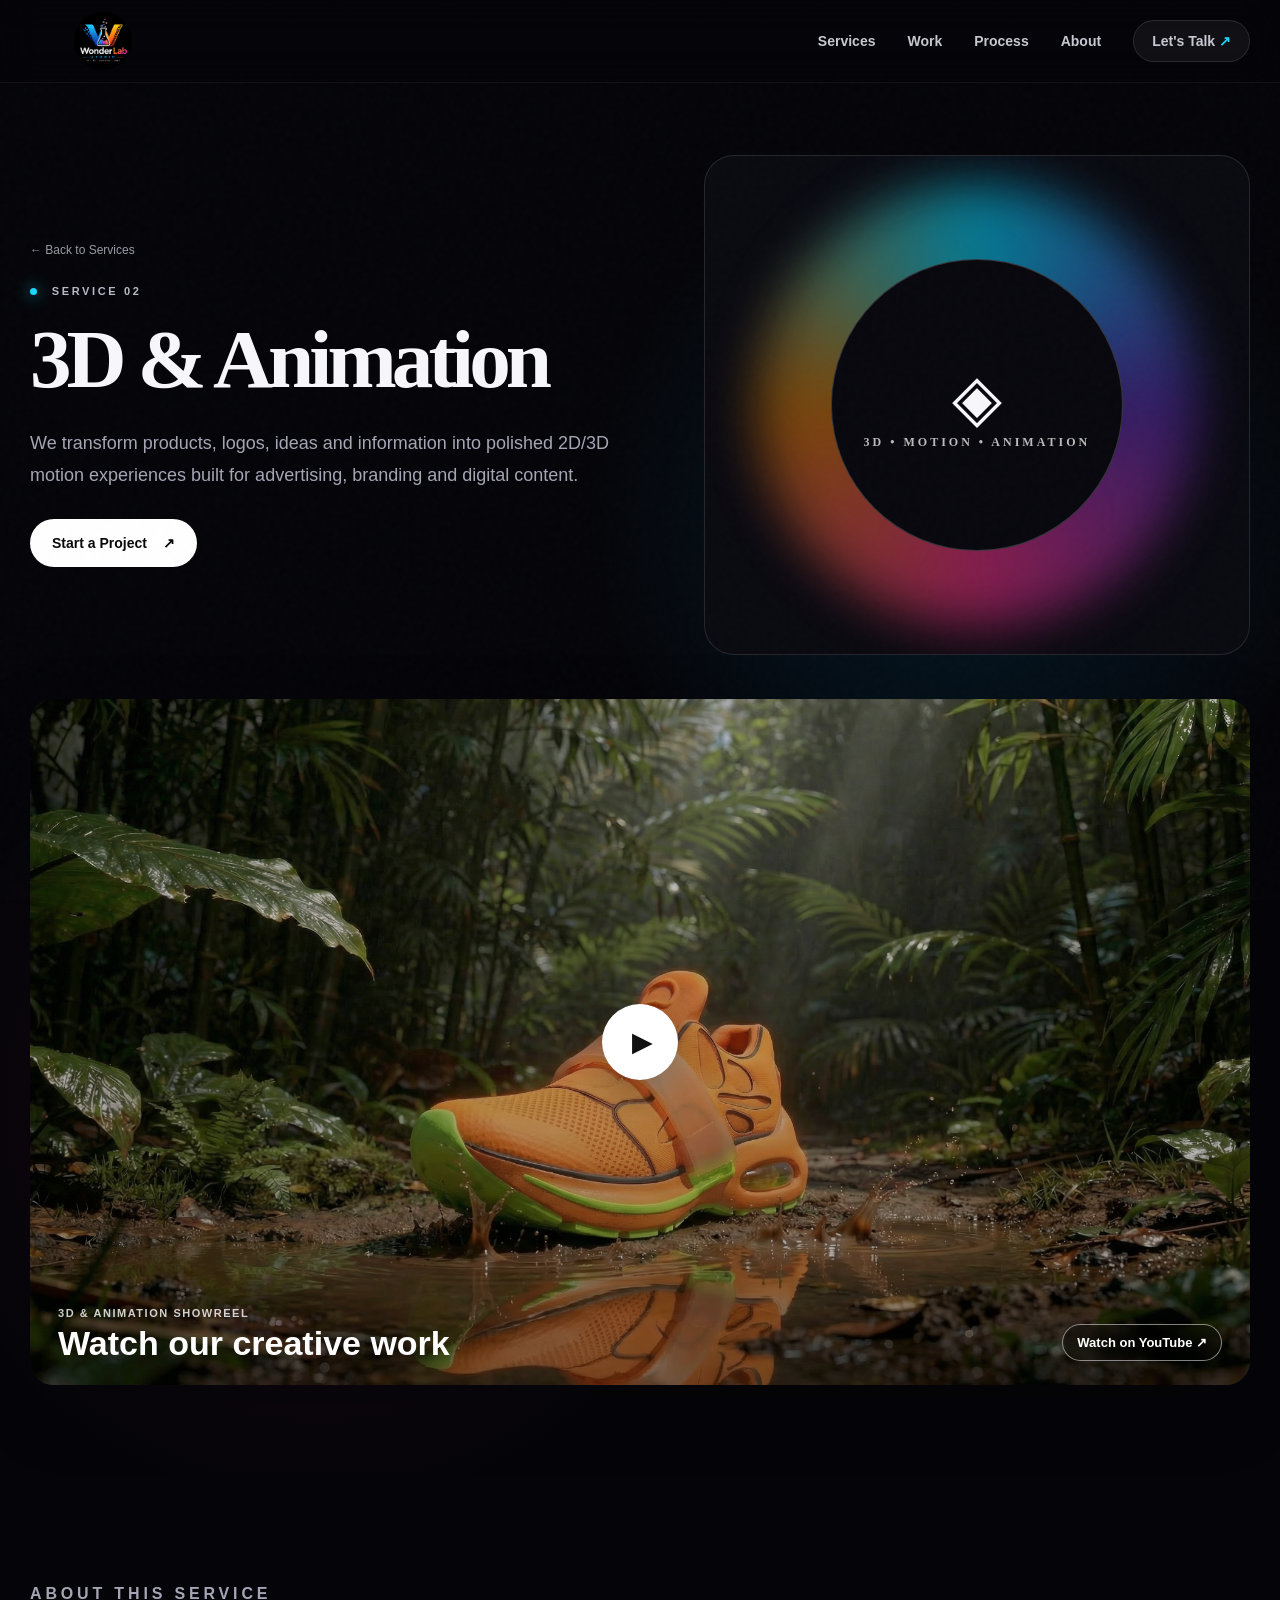
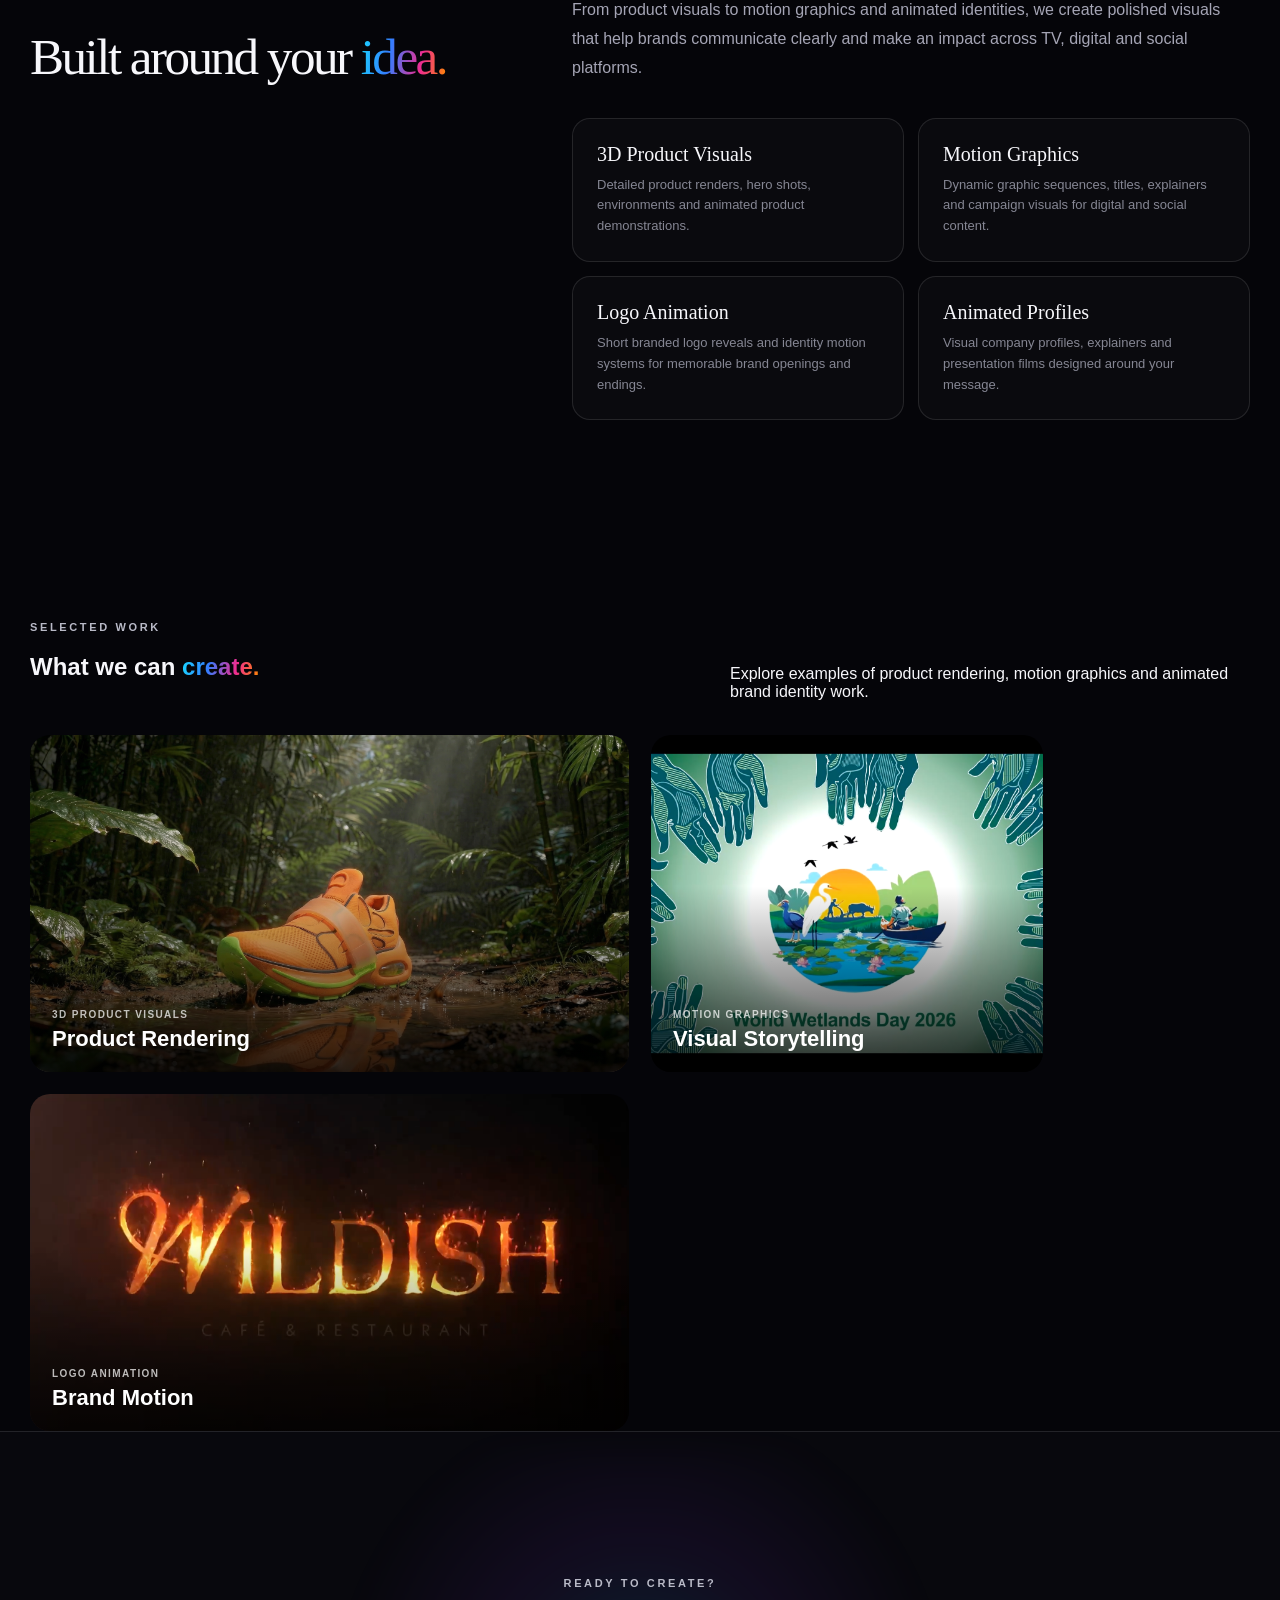
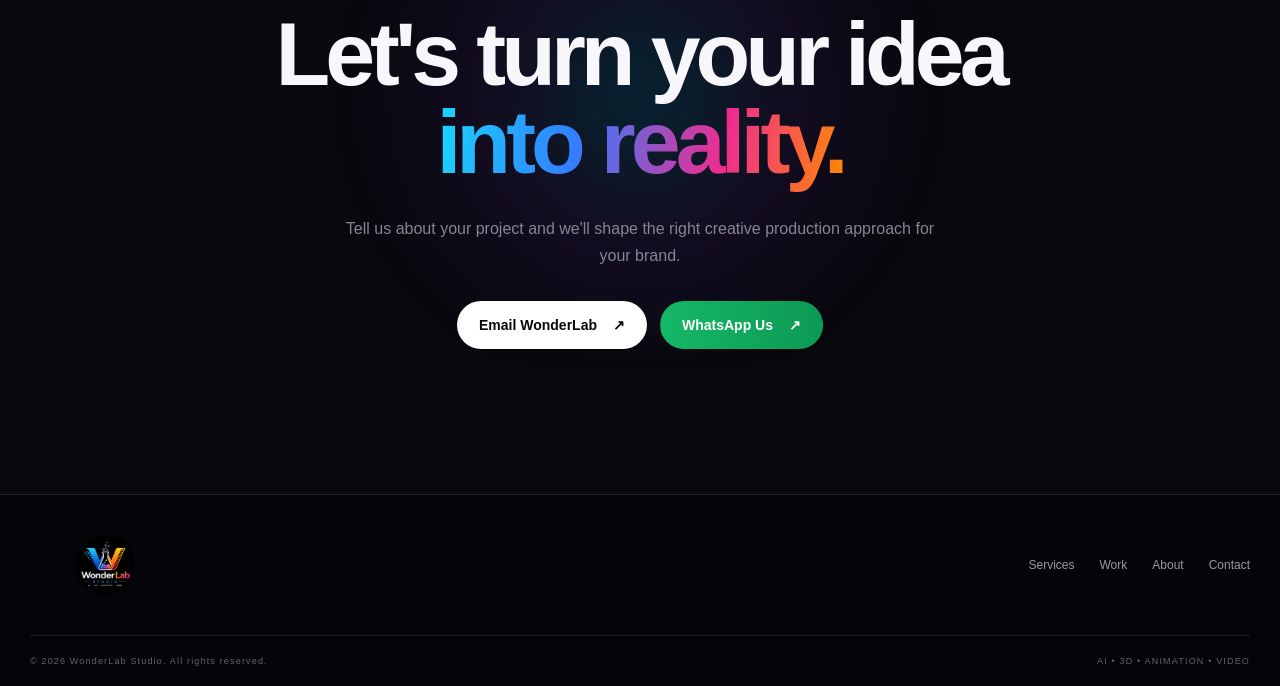
<file: 3d-animation.html>
<link rel="stylesheet" href="style.css">
<style>
/* 3D & Animation portfolio additions */
.three-hero-media{margin-top:44px;position:relative;border-radius:24px;overflow:hidden;background:#111;box-shadow:0 24px 70px rgba(0,0,0,.18)}
.three-hero-media a{display:block;position:relative;color:inherit;text-decoration:none}
.three-hero-media img{display:block;width:100%;aspect-ratio:16/9;object-fit:cover;transition:transform .7s ease;filter:saturate(.96)}
.three-hero-media a:hover img{transform:scale(1.025)}
.three-overlay{position:absolute;inset:0;display:flex;align-items:center;justify-content:center;background:linear-gradient(180deg,rgba(0,0,0,.04),rgba(0,0,0,.34))}
.three-play{width:76px;height:76px;border-radius:50%;display:grid;place-items:center;background:#fff;color:#111;font-size:27px;padding-left:4px;box-shadow:0 12px 40px rgba(0,0,0,.3);transition:transform .25s ease}
.three-hero-media a:hover .three-play{transform:scale(1.08)}
.three-caption{position:absolute;left:28px;right:28px;bottom:24px;display:flex;align-items:end;justify-content:space-between;gap:20px;color:#fff}
.three-caption small{display:block;letter-spacing:.14em;font-weight:700;font-size:11px;margin-bottom:7px;opacity:.8}
.three-caption h3{margin:0;font-family:'Space Grotesk',sans-serif;font-size:clamp(20px,3vw,34px);line-height:1.05}
.three-caption .watch{font-size:13px;font-weight:700;white-space:nowrap;padding:10px 14px;border:1px solid rgba(255,255,255,.5);border-radius:999px;background:rgba(0,0,0,.25);backdrop-filter:blur(8px)}
.three-work{padding-top:96px}
.three-work-head{display:flex;justify-content:space-between;align-items:end;gap:30px;margin-bottom:34px}
.three-work-head p{max-width:520px;margin:0}
.three-gallery{display:grid;grid-template-columns:repeat(12,1fr);gap:22px}
.three-card{grid-column:span 4;border-radius:20px;overflow:hidden;background:#111;position:relative;min-height:260px}
.three-card:first-child{grid-column:span 6}
.three-card:last-child{grid-column:span 6}
.three-card img{display:block;width:100%;height:100%;aspect-ratio:16/9;object-fit:cover;transition:transform .6s ease}
.three-card:hover img{transform:scale(1.035)}
.three-card::after{content:"";position:absolute;inset:0;background:linear-gradient(180deg,transparent 45%,rgba(0,0,0,.78));pointer-events:none}
.three-card-info{position:absolute;z-index:2;left:22px;right:22px;bottom:20px;color:#fff}
.three-card-info small{font-size:10px;letter-spacing:.14em;font-weight:700;opacity:.72}
.three-card-info h3{margin:6px 0 0;font-family:'Space Grotesk',sans-serif;font-size:22px}
@media(max-width:800px){.three-work{padding-top:70px}.three-work-head{display:block}.three-work-head p{margin-top:15px}.three-gallery{display:grid;grid-template-columns:1fr}.three-card,.three-card:first-child,.three-card:last-child{grid-column:auto}.three-caption{left:18px;right:18px;bottom:18px}.three-caption .watch{display:none}.three-play{width:62px;height:62px;font-size:22px}}
</style>
</head>
<body>
<header class="site-header"><nav class="nav container"><a class="brand" href="index.html"><img src="wonderlab-logo.png" alt="WonderLab Studio"></a><button class="menu-toggle" aria-label="Open menu" aria-expanded="false"><span></span><span></span><span></span></button><div class="nav-links"><a href="index.html#services">Services</a><a href="index.html#work">Work</a><a href="index.html#process">Process</a><a href="index.html#about">About</a><a href="index.html#contact" class="nav-cta">Let's Talk <span>↗</span></a></div></nav></header>

<main>
<section class="service-page-hero">
<div class="container">
<div class="service-page-grid">
<div class="reveal"><a class="back-link" href="index.html#services">← Back to Services</a><p class="eyebrow"><span class="dot"></span> SERVICE 02</p><h1>3D & Animation</h1><p class="service-page-lead">We transform products, logos, ideas and information into polished 2D/3D motion experiences built for advertising, branding and digital content.</p><a class="btn btn-primary" href="index.html#contact">Start a Project <span>↗</span></a></div>
<div class="service-visual reveal delay-1"><div class="service-visual-content"><div class="service-visual-icon">◈</div><div class="service-visual-label">3D • MOTION • ANIMATION</div></div></div>
</div>

<div class="three-hero-media reveal delay-1">
<a href="https://youtu.be/gwDM01CIH2E?si=pPsKUDNcDLhe-MpP" target="_blank" rel="noopener" aria-label="Watch 3D and Animation showreel on YouTube">
<img src="3d-product-visual.png" alt="3D product visual showreel thumbnail">
<div class="three-overlay"><span class="three-play">▶</span></div>
<div class="three-caption"><div><small>3D & ANIMATION SHOWREEL</small><h3>Watch our creative work</h3></div><span class="watch">Watch on YouTube ↗</span></div>
</a>
</div>
</div>
</section>

<section class="service-detail"><div class="container service-detail-grid"><div class="reveal"><p class="eyebrow">ABOUT THIS SERVICE</p><h2>Built around your <span class="gradient-text">idea.</span></h2></div><div class="reveal delay-1"><p>From product visuals to motion graphics and animated identities, we create polished visuals that help brands communicate clearly and make an impact across TV, digital and social platforms.</p><div class="service-list"><div class="service-feature"><strong>3D Product Visuals</strong><span>Detailed product renders, hero shots, environments and animated product demonstrations.</span></div><div class="service-feature"><strong>Motion Graphics</strong><span>Dynamic graphic sequences, titles, explainers and campaign visuals for digital and social content.</span></div><div class="service-feature"><strong>Logo Animation</strong><span>Short branded logo reveals and identity motion systems for memorable brand openings and endings.</span></div><div class="service-feature"><strong>Animated Profiles</strong><span>Visual company profiles, explainers and presentation films designed around your message.</span></div></div></div></div></section>

<section class="three-work"><div class="container"><div class="three-work-head"><div><p class="eyebrow">SELECTED WORK</p><h2>What we can <span class="gradient-text">create.</span></h2></div><p>Explore examples of product rendering, motion graphics and animated brand identity work.</p></div>
<div class="three-gallery">
<article class="three-card reveal"><img src="3d-product-visual.png" alt="3D product visual"><div class="three-card-info"><small>3D PRODUCT VISUALS</small><h3>Product Rendering</h3></div></article>
<article class="three-card reveal delay-1"><img src="3d-motion-graphics.png" alt="Motion graphics artwork"><div class="three-card-info"><small>MOTION GRAPHICS</small><h3>Visual Storytelling</h3></div></article>
<article class="three-card reveal delay-2"><img src="3d-logo-animation.png" alt="Animated logo artwork"><div class="three-card-info"><small>LOGO ANIMATION</small><h3>Brand Motion</h3></div></article>
</div></div></section>

<section class="cta-section"><div class="cta-glow"></div><div class="container cta-inner"><p class="eyebrow">READY TO CREATE?</p><h2>Let's turn your idea<br><span class="gradient-text">into reality.</span></h2><p>Tell us about your project and we'll shape the right creative production approach for your brand.</p><div class="cta-actions"><a class="btn btn-primary" href="mailto:wonderlabstudio.lk@gmail.com?subject=WonderLab%20Studio%20Project%20Enquiry">Email WonderLab <span>↗</span></a><a class="btn btn-whatsapp" href="https://wa.me/94769801157?text=Hi%20WonderLab%20Studio%2C%20I%20would%20like%20to%20discuss%20a%20project." target="_blank" rel="noopener">WhatsApp Us <span>↗</span></a></div></div></section>
</main>
<footer class="footer"><div class="container footer-top"><a class="footer-brand" href="index.html"><img src="wonderlab-logo.png" alt="WonderLab Studio"></a><div class="footer-links"><a href="index.html#services">Services</a><a href="index.html#work">Work</a><a href="index.html#about">About</a><a href="index.html#contact">Contact</a></div></div><div class="container footer-bottom"><span>© <span id="year"></span> WonderLab Studio. All rights reserved.</span><span>AI • 3D • ANIMATION • VIDEO</span></div></footer>
<script>document.addEventListener("DOMContentLoaded",()=>{const m=document.querySelector(".menu-toggle"),n=document.querySelector(".nav-links");m?.addEventListener("click",()=>{const o=n.classList.toggle("open");m.setAttribute("aria-expanded",o)});n?.querySelectorAll("a").forEach(a=>a.addEventListener("click",()=>n.classList.remove("open")));const ob=new IntersectionObserver(es=>es.forEach(e=>{if(e.isIntersecting){e.target.classList.add("visible");ob.unobserve(e.target)}}),{threshold:.12});document.querySelectorAll(".reveal").forEach(e=>ob.observe(e));document.getElementById("year").textContent=new Date().getFullYear();});</script>
</body></html>
</file>
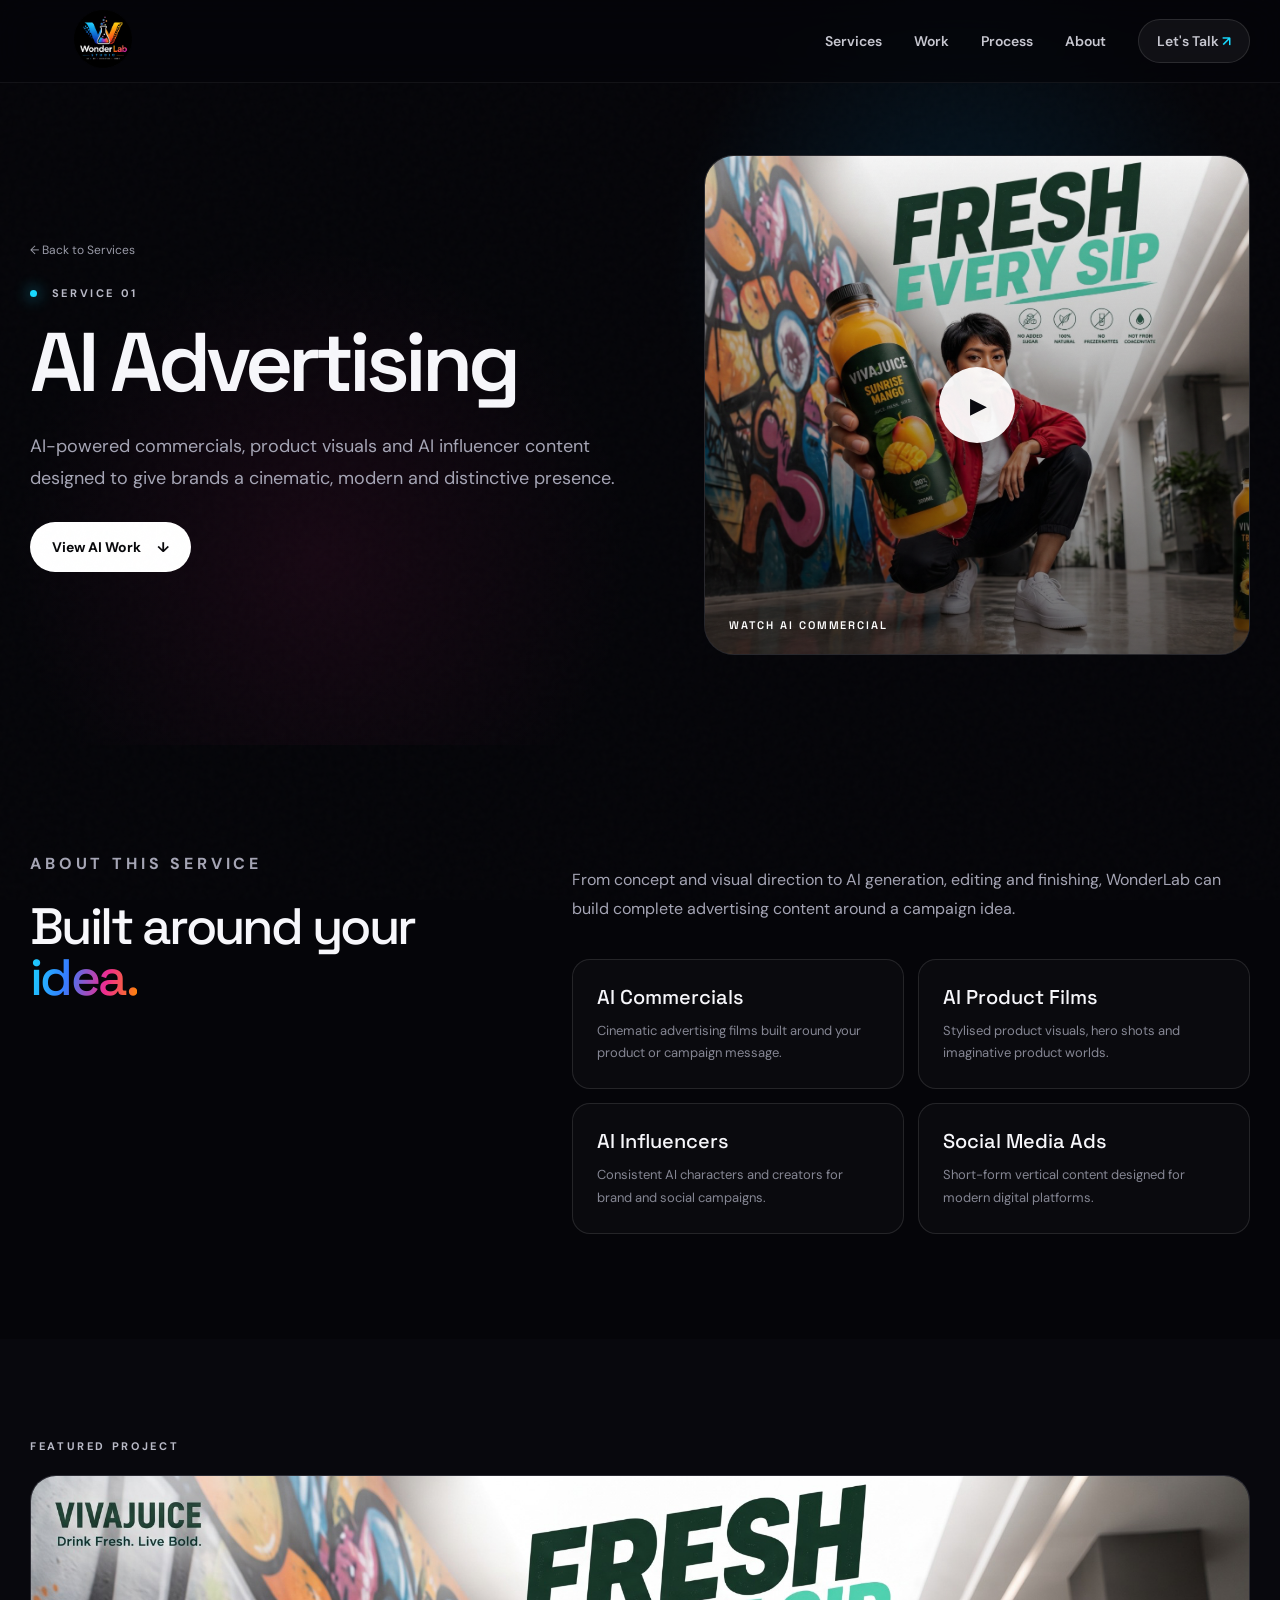
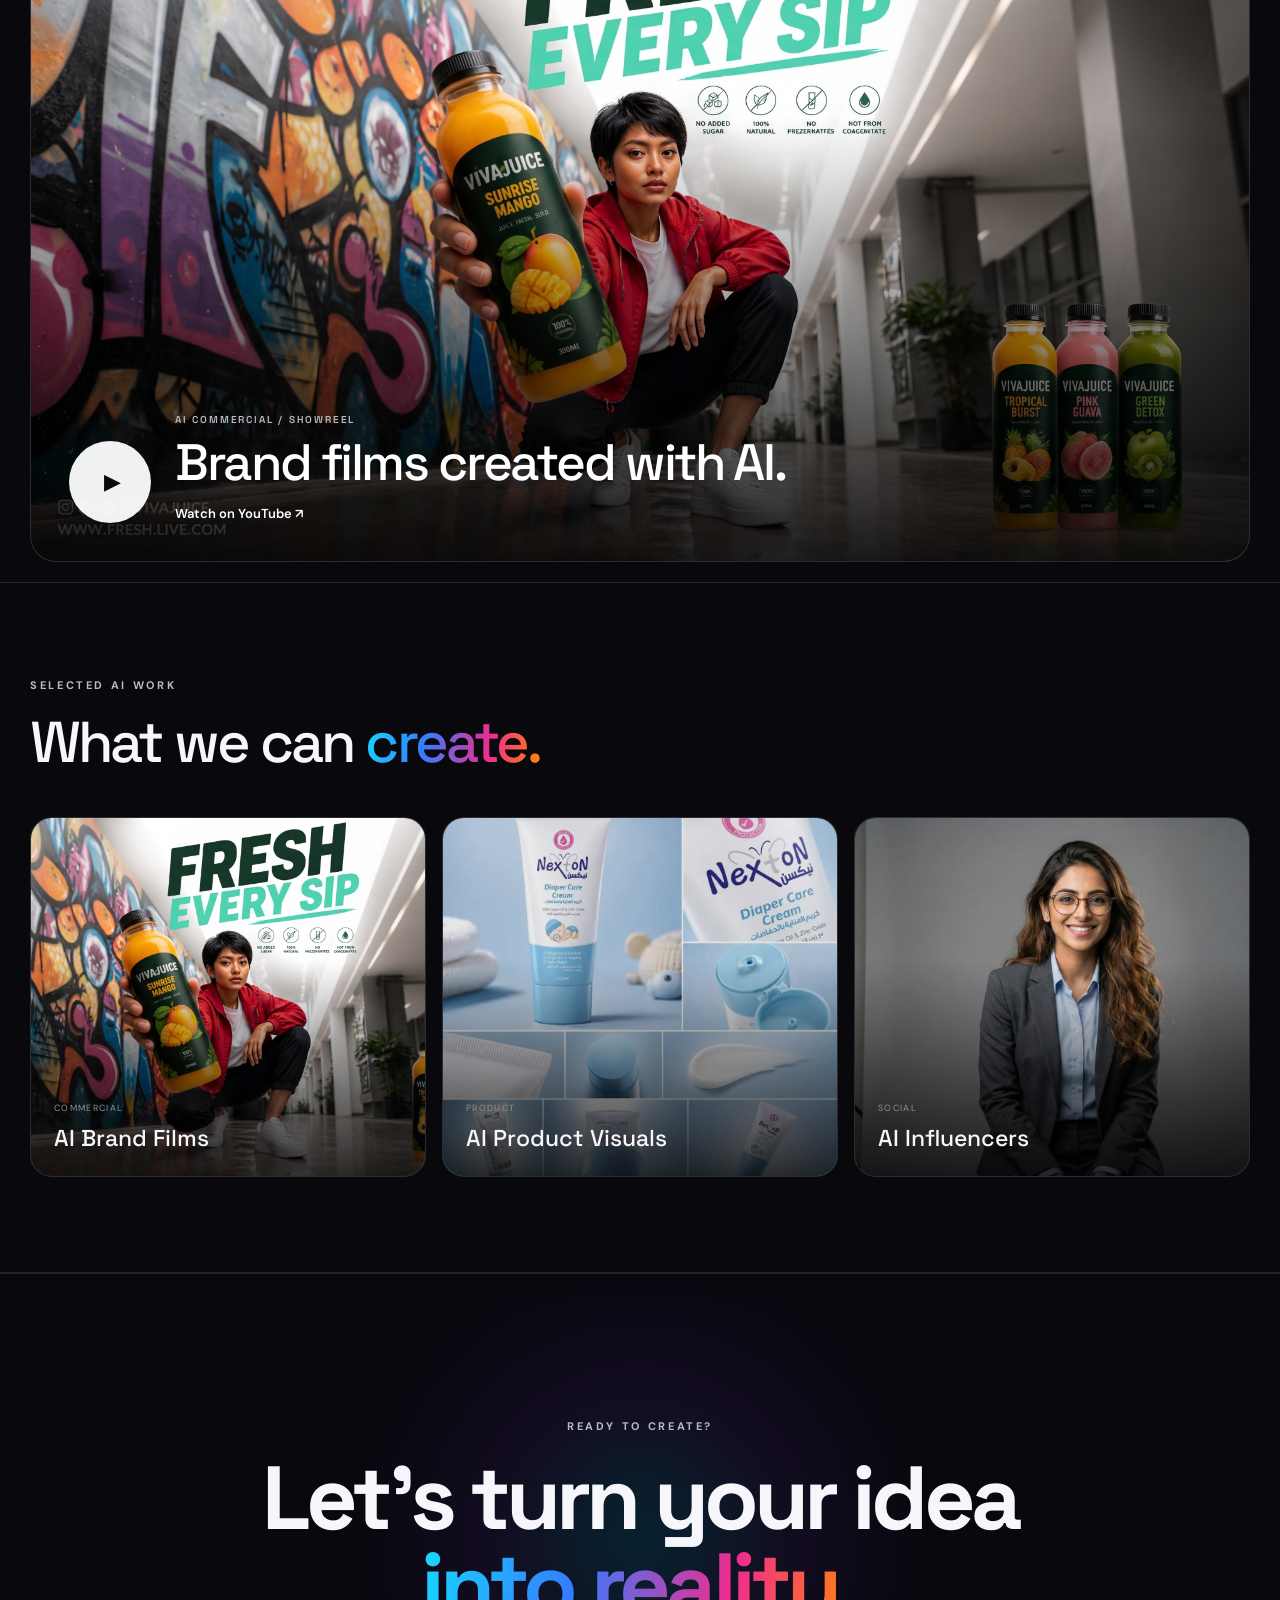
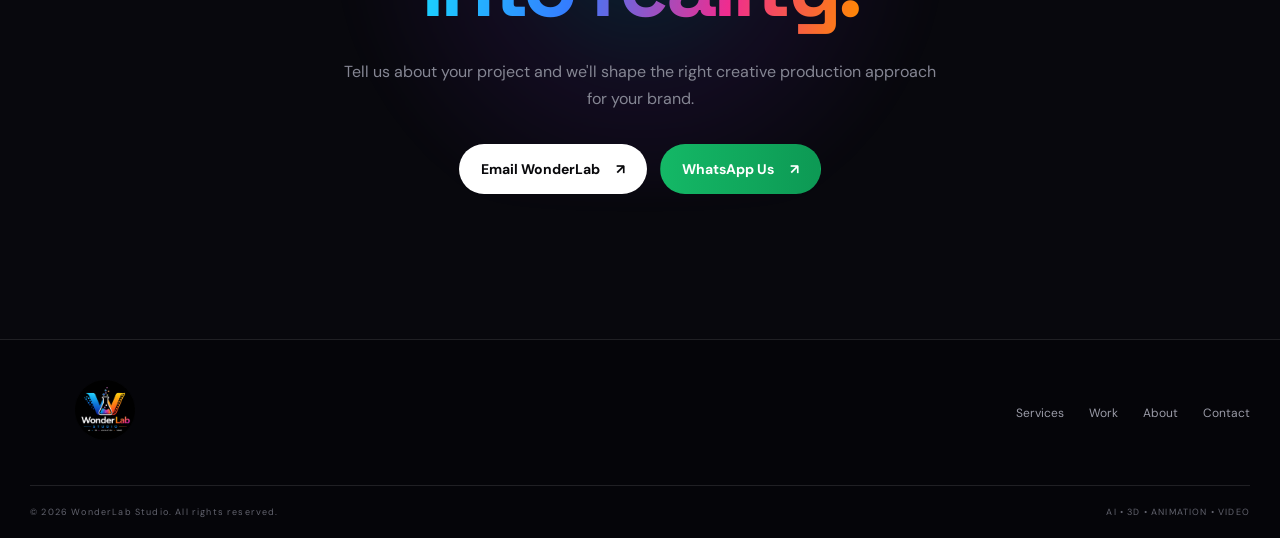
<file: ai-advertising.html>
<!DOCTYPE html><html lang="en"><head>
<meta charset="UTF-8"><meta name="viewport" content="width=device-width, initial-scale=1.0">
<title>AI Advertising — WonderLab Studio</title>
<link rel="preconnect" href="https://fonts.googleapis.com"><link rel="preconnect" href="https://fonts.gstatic.com" crossorigin>
<link href="https://fonts.googleapis.com/css2?family=DM+Sans:wght@400;500;600;700&family=Space+Grotesk:wght@400;500;600;700&display=swap" rel="stylesheet"><link rel="stylesheet" href="style.css"></head><body>
<header class="site-header"><nav class="nav container"><a class="brand" href="index.html"><img src="wonderlab-logo.png" alt="WonderLab Studio"></a><button class="menu-toggle" aria-label="Open menu" aria-expanded="false"><span></span><span></span><span></span></button><div class="nav-links"><a href="index.html#services">Services</a><a href="index.html#work">Work</a><a href="index.html#process">Process</a><a href="index.html#about">About</a><a href="index.html#contact" class="nav-cta">Let's Talk <span>↗</span></a></div></nav></header>
<main><section class="service-page-hero ai-hero"><div class="container service-page-grid"><div class="reveal"><a class="back-link" href="index.html#services">← Back to Services</a><p class="eyebrow"><span class="dot"></span> SERVICE 01</p><h1>AI Advertising</h1><p class="service-page-lead">AI-powered commercials, product visuals and AI influencer content designed to give brands a cinematic, modern and distinctive presence.</p><a class="btn btn-primary" href="#ai-work">View AI Work <span>↓</span></a></div><div class="service-visual ai-hero-visual reveal delay-1"><a class="ai-hero-video" href="https://youtu.be/OnASVirwEzE" target="_blank" rel="noopener" aria-label="Watch AI commercial showreel on YouTube"><img src="ai-brand-films.png" alt="AI Brand Films commercial preview"><span class="ai-play">▶</span><span class="ai-video-label">WATCH AI COMMERCIAL</span></a></div></div></section>
<section class="service-detail"><div class="container service-detail-grid"><div class="reveal"><p class="eyebrow">ABOUT THIS SERVICE</p><h2>Built around your <span class="gradient-text">idea.</span></h2></div><div class="reveal delay-1"><p>From concept and visual direction to AI generation, editing and finishing, WonderLab can build complete advertising content around a campaign idea.</p><div class="service-list"><div class="service-feature"><strong>AI Commercials</strong><span>Cinematic advertising films built around your product or campaign message.</span></div><div class="service-feature"><strong>AI Product Films</strong><span>Stylised product visuals, hero shots and imaginative product worlds.</span></div><div class="service-feature"><strong>AI Influencers</strong><span>Consistent AI characters and creators for brand and social campaigns.</span></div><div class="service-feature"><strong>Social Media Ads</strong><span>Short-form vertical content designed for modern digital platforms.</span></div></div></div></div></section>
<section class="ai-featured-video"><div class="container"><p class="eyebrow">FEATURED PROJECT</p><div class="ai-video-card"><a href="https://youtu.be/OnASVirwEzE" target="_blank" rel="noopener"><img src="ai-brand-films.png" alt="Featured AI commercial showreel"><div class="ai-video-overlay"><span class="ai-play large">▶</span><div><small>AI COMMERCIAL / SHOWREEL</small><h2>Brand films created with AI.</h2><span class="ai-watch">Watch on YouTube ↗</span></div></div></a></div></div></section>
<section class="service-samples" id="ai-work"><div class="container"><p class="eyebrow">SELECTED AI WORK</p><h2>What we can <span class="gradient-text">create.</span></h2><div class="sample-grid ai-sample-grid"><article class="sample-card ai-image-card"><img src="ai-brand-films.png" alt="AI Brand Films"><div class="sample-card-content"><div><small>COMMERCIAL</small><h3>AI Brand Films</h3></div></div></article><article class="sample-card ai-image-card"><img src="ai-product-visuals.png" alt="AI Product Visuals"><div class="sample-card-content"><div><small>PRODUCT</small><h3>AI Product Visuals</h3></div></div></article><article class="sample-card ai-image-card"><img src="ai-influencers.jpeg" alt="AI Influencers"><div class="sample-card-content"><div><small>SOCIAL</small><h3>AI Influencers</h3></div></div></article></div></div></section>
<section class="cta-section"><div class="cta-glow"></div><div class="container cta-inner"><p class="eyebrow">READY TO CREATE?</p><h2>Let's turn your idea<br><span class="gradient-text">into reality.</span></h2><p>Tell us about your project and we'll shape the right creative production approach for your brand.</p><div class="cta-actions"><a class="btn btn-primary" href="mailto:wonderlabstudio.lk@gmail.com?subject=WonderLab%20Studio%20Project%20Enquiry">Email WonderLab <span>↗</span></a><a class="btn btn-whatsapp" href="https://wa.me/94769801157?text=Hi%20WonderLab%20Studio%2C%20I%20would%20like%20to%20discuss%20a%20project." target="_blank">WhatsApp Us <span>↗</span></a></div></div></section></main>
<footer class="footer"><div class="container footer-top"><a class="footer-brand" href="index.html"><img src="wonderlab-logo.png" alt="WonderLab Studio"></a><div class="footer-links"><a href="index.html#services">Services</a><a href="index.html#work">Work</a><a href="index.html#about">About</a><a href="index.html#contact">Contact</a></div></div><div class="container footer-bottom"><span>© <span id="year"></span> WonderLab Studio. All rights reserved.</span><span>AI • 3D • ANIMATION • VIDEO</span></div></footer>
<script>document.addEventListener("DOMContentLoaded",()=>{const m=document.querySelector(".menu-toggle"),n=document.querySelector(".nav-links");m?.addEventListener("click",()=>{const o=n.classList.toggle("open");m.setAttribute("aria-expanded",o)});n?.querySelectorAll("a").forEach(a=>a.addEventListener("click",()=>n.classList.remove("open")));const ob=new IntersectionObserver(es=>es.forEach(e=>{if(e.isIntersecting){e.target.classList.add("visible");ob.unobserve(e.target)}}),{threshold:.12});document.querySelectorAll(".reveal").forEach(e=>ob.observe(e));document.getElementById("year").textContent=new Date().getFullYear();});</script></body></html>
</file>
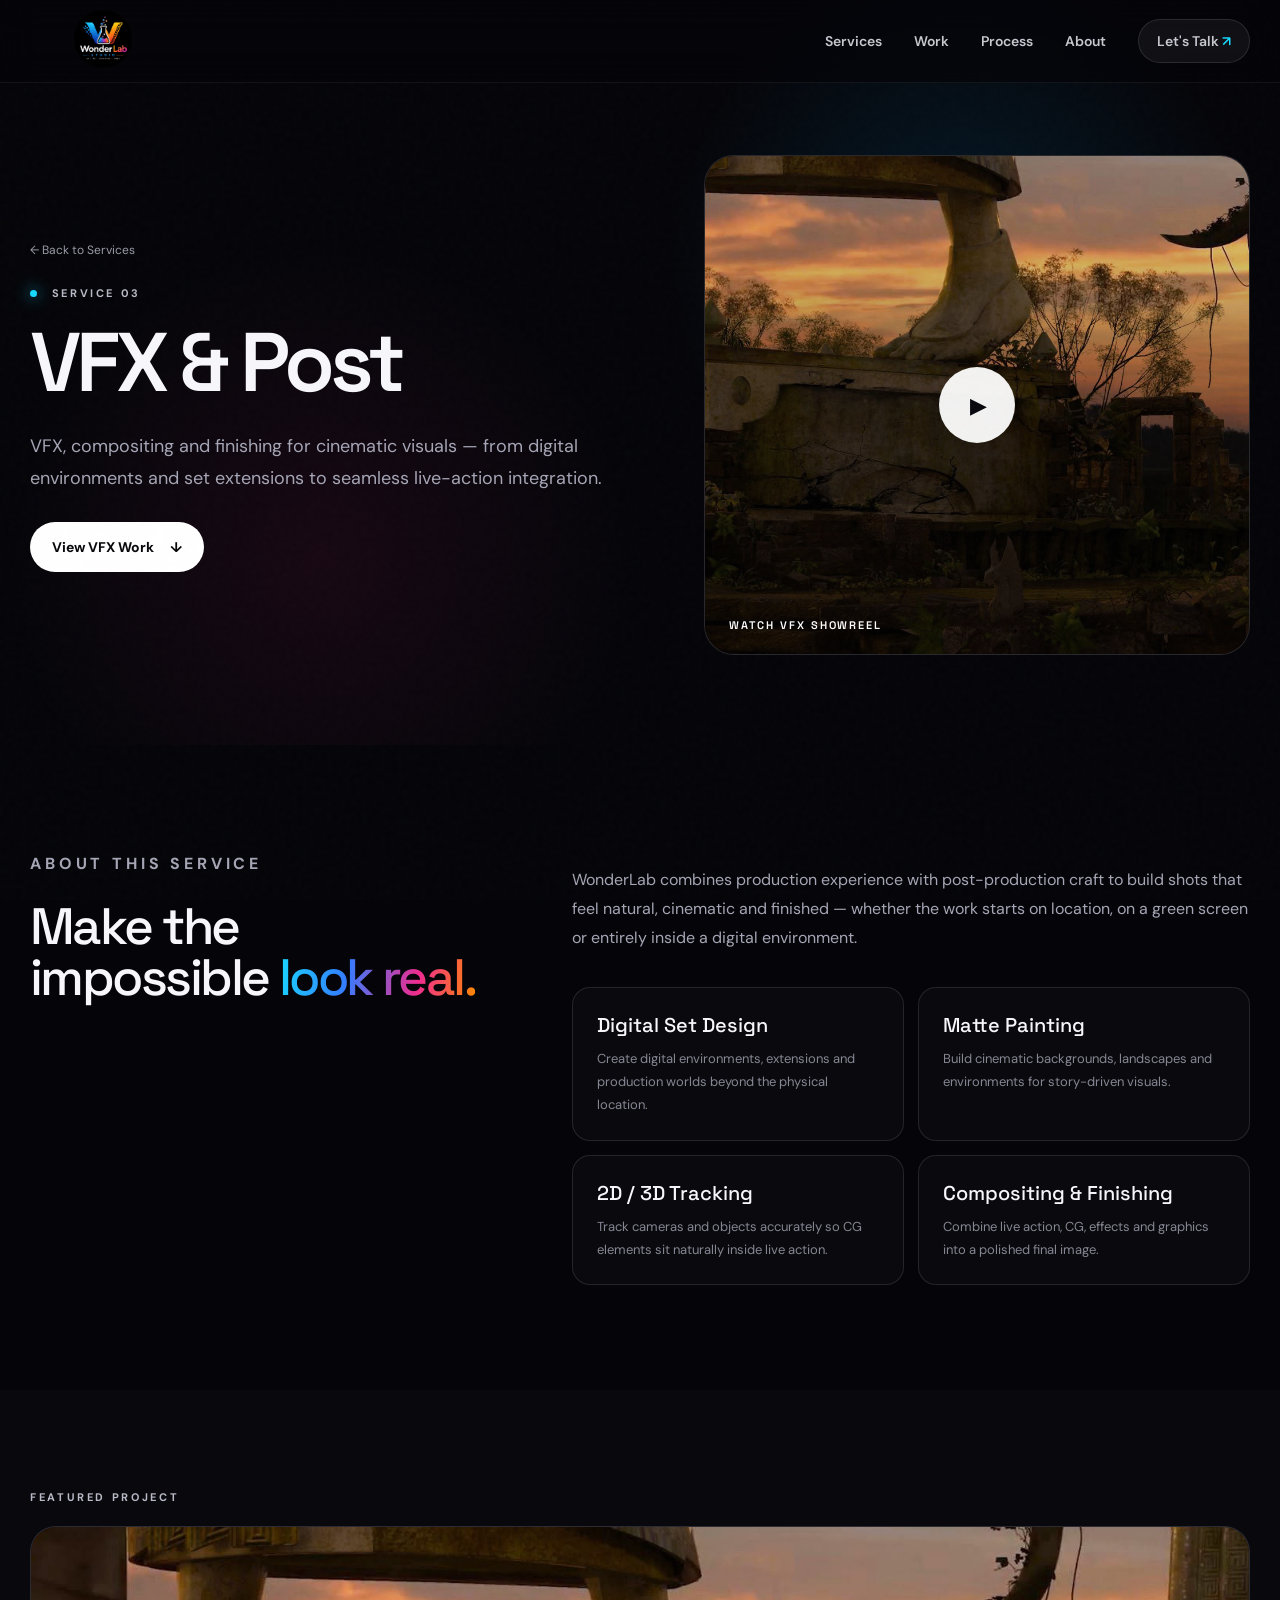
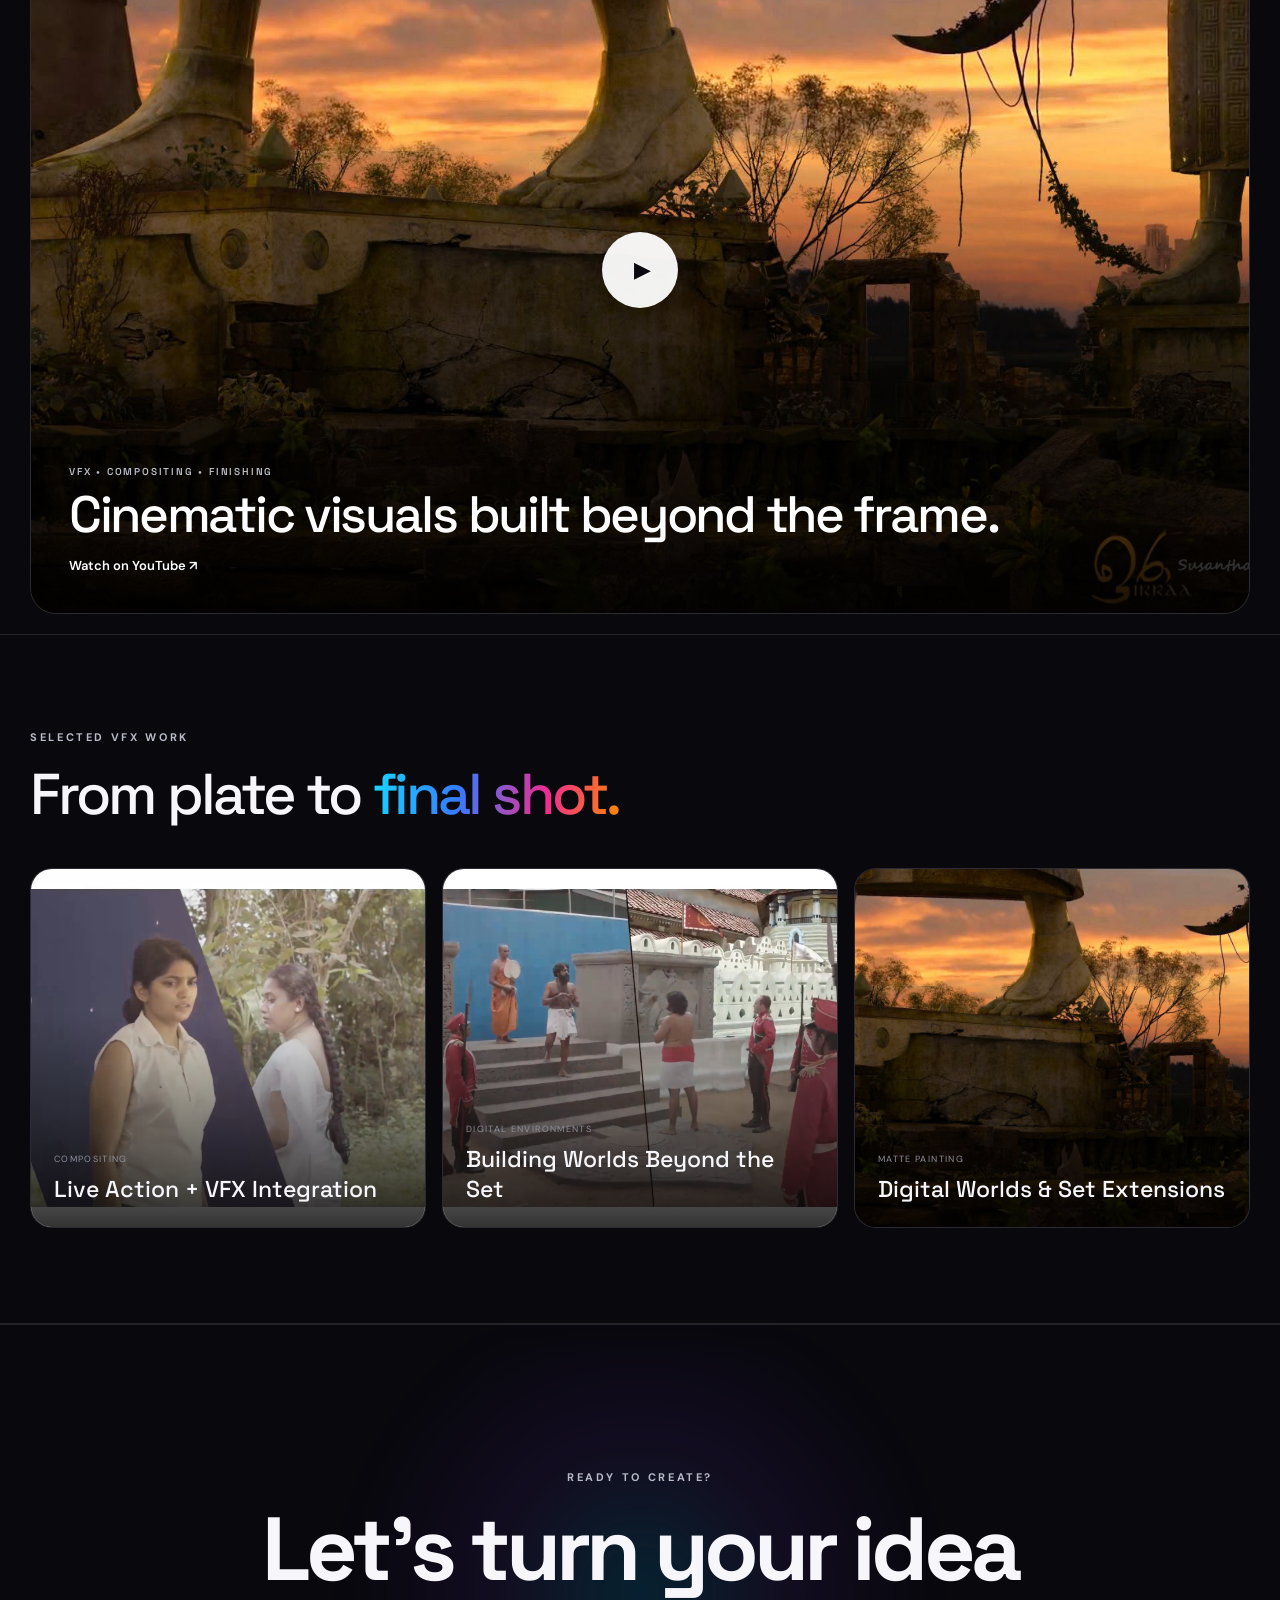
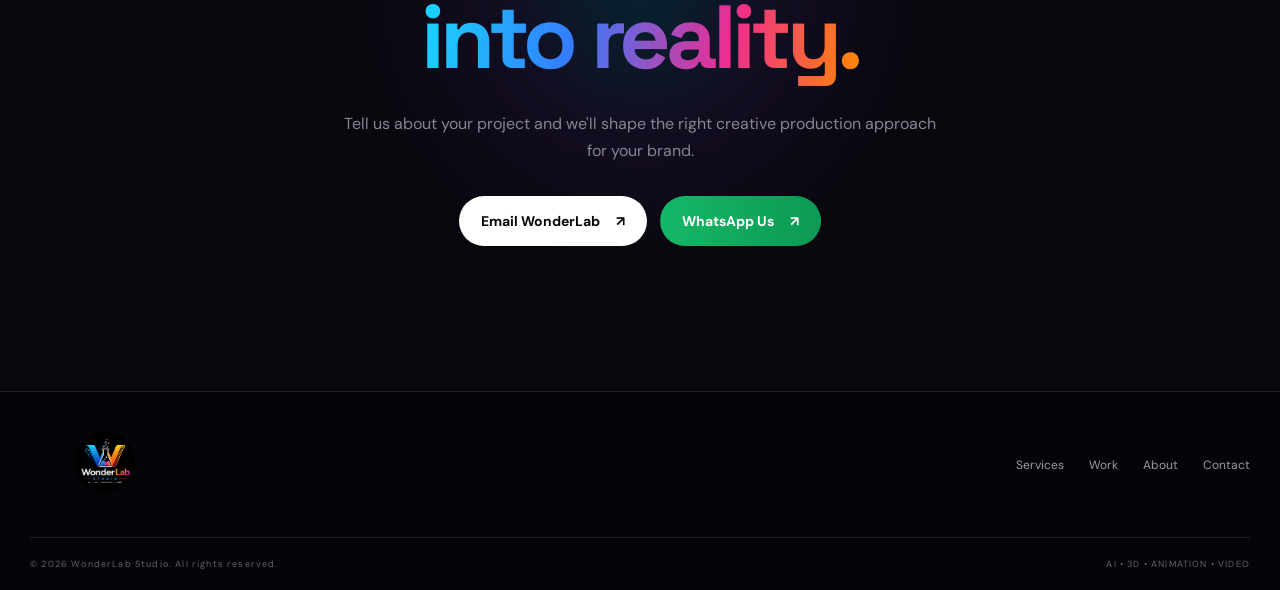
<file: vfx-post.html>
<!DOCTYPE html><html lang="en"><head>
<meta charset="UTF-8"><meta name="viewport" content="width=device-width, initial-scale=1.0">
<title>VFX & Post — WonderLab Studio</title>
<link rel="preconnect" href="https://fonts.googleapis.com"><link rel="preconnect" href="https://fonts.gstatic.com" crossorigin>
<link href="https://fonts.googleapis.com/css2?family=DM+Sans:wght@400;500;600;700&family=Space+Grotesk:wght@400;500;600;700&display=swap" rel="stylesheet"><link rel="stylesheet" href="style.css">
<style>
/* VFX page — match the dark visual language of the AI Advertising page */
.vfx-hero-visual{padding:0;background:#09090f;border-color:rgba(255,255,255,.12)}
.vfx-hero-visual:before,.vfx-hero-visual:after{display:none}
.vfx-hero-video{position:absolute;inset:0;display:block;overflow:hidden}
.vfx-hero-video img{width:100%;height:100%;object-fit:cover;transition:transform .6s ease,filter .6s ease;filter:saturate(.92)}
.vfx-hero-video:after{content:"";position:absolute;inset:0;background:linear-gradient(180deg,rgba(0,0,0,.03),rgba(0,0,0,.62))}
.vfx-hero-video:hover img{transform:scale(1.035);filter:saturate(1.08)}
.vfx-play{position:absolute;z-index:3;left:50%;top:50%;transform:translate(-50%,-50%);width:76px;height:76px;border-radius:50%;display:grid;place-items:center;background:rgba(255,255,255,.94);color:#09090f;font-size:22px;padding-left:4px;box-shadow:0 12px 40px rgba(0,0,0,.3)}
.vfx-video-label{position:absolute;z-index:3;left:24px;bottom:22px;font:600 11px "Space Grotesk";letter-spacing:.18em;color:#fff}
.vfx-featured-video{padding:100px 0 20px;background:#08080d}
.vfx-video-card{position:relative;border:1px solid var(--line);border-radius:26px;overflow:hidden;background:#11111a}
.vfx-video-card>a{display:block;position:relative;aspect-ratio:16/9}
.vfx-video-card img{width:100%;height:100%;object-fit:cover;display:block;transition:transform .6s ease}
.vfx-video-card:hover img{transform:scale(1.02)}
.vfx-video-overlay{position:absolute;inset:0;display:flex;align-items:flex-end;gap:24px;padding:38px;background:linear-gradient(180deg,transparent 35%,rgba(0,0,0,.9))}
.vfx-video-overlay small{font:600 10px "Space Grotesk";letter-spacing:.18em;color:#b9bac4}
.vfx-video-overlay h2{font:500 clamp(28px,4vw,52px)/1.05 "Space Grotesk";letter-spacing:-.045em;margin:8px 0 12px;color:#fff}
.vfx-watch{font:600 13px "DM Sans";color:#fff}
.vfx-sample-grid .vfx-image-card{height:360px}
.vfx-image-card:before{display:none}
.vfx-image-card>img{position:absolute;inset:0;width:100%;height:100%;object-fit:cover;transition:transform .6s ease,filter .6s ease}
.vfx-image-card:hover>img{transform:scale(1.045);filter:saturate(1.08)}
.vfx-image-card .sample-card-content{z-index:2}
@media(max-width:600px){.vfx-featured-video{padding:70px 0 10px}.vfx-video-overlay{padding:20px;gap:14px}.vfx-video-overlay h2{font-size:27px}.vfx-sample-grid .vfx-image-card{height:300px}.vfx-play{width:60px;height:60px;font-size:18px}}
</style></head><body>
<header class="site-header"><nav class="nav container"><a class="brand" href="index.html"><img src="wonderlab-logo.png" alt="WonderLab Studio"></a><button class="menu-toggle" aria-label="Open menu" aria-expanded="false"><span></span><span></span><span></span></button><div class="nav-links"><a href="index.html#services">Services</a><a href="index.html#work">Work</a><a href="index.html#process">Process</a><a href="index.html#about">About</a><a href="index.html#contact" class="nav-cta">Let's Talk <span>↗</span></a></div></nav></header>
<main>
<section class="service-page-hero vfx-hero"><div class="container service-page-grid"><div class="reveal"><a class="back-link" href="index.html#services">← Back to Services</a><p class="eyebrow"><span class="dot"></span> SERVICE 03</p><h1>VFX & Post</h1><p class="service-page-lead">VFX, compositing and finishing for cinematic visuals — from digital environments and set extensions to seamless live-action integration.</p><a class="btn btn-primary" href="#vfx-work">View VFX Work <span>↓</span></a></div><div class="service-visual vfx-hero-visual reveal delay-1"><a class="vfx-hero-video" href="https://youtu.be/cNkhWTHU8IM" target="_blank" rel="noopener" aria-label="Watch VFX Compositing and Finishing showreel on YouTube"><img src="vfx-hero.png" alt="VFX digital environment and visual effects work"><span class="vfx-play">▶</span><span class="vfx-video-label">WATCH VFX SHOWREEL</span></a></div></div></section>
<section class="service-detail"><div class="container service-detail-grid"><div class="reveal"><p class="eyebrow">ABOUT THIS SERVICE</p><h2>Make the impossible <span class="gradient-text">look real.</span></h2></div><div class="reveal delay-1"><p>WonderLab combines production experience with post-production craft to build shots that feel natural, cinematic and finished — whether the work starts on location, on a green screen or entirely inside a digital environment.</p><div class="service-list"><div class="service-feature"><strong>Digital Set Design</strong><span>Create digital environments, extensions and production worlds beyond the physical location.</span></div><div class="service-feature"><strong>Matte Painting</strong><span>Build cinematic backgrounds, landscapes and environments for story-driven visuals.</span></div><div class="service-feature"><strong>2D / 3D Tracking</strong><span>Track cameras and objects accurately so CG elements sit naturally inside live action.</span></div><div class="service-feature"><strong>Compositing & Finishing</strong><span>Combine live action, CG, effects and graphics into a polished final image.</span></div></div></div></div></section>
<section class="vfx-featured-video"><div class="container"><p class="eyebrow">FEATURED PROJECT</p><div class="vfx-video-card"><a href="https://youtu.be/cNkhWTHU8IM" target="_blank" rel="noopener"><img src="vfx-hero.png" alt="Featured VFX compositing and finishing showreel"><div class="vfx-video-overlay"><span class="vfx-play">▶</span><div><small>VFX • COMPOSITING • FINISHING</small><h2>Cinematic visuals built beyond the frame.</h2><span class="vfx-watch">Watch on YouTube ↗</span></div></div></a></div></div></section>
<section class="service-samples" id="vfx-work"><div class="container"><p class="eyebrow">SELECTED VFX WORK</p><h2>From plate to <span class="gradient-text">final shot.</span></h2><div class="sample-grid vfx-sample-grid"><article class="sample-card vfx-image-card"><img src="vfx-compositing.png" alt="VFX Compositing"><div class="sample-card-content"><div><small>COMPOSITING</small><h3>Live Action + VFX Integration</h3></div></div></article><article class="sample-card vfx-image-card"><img src="vfx-set-design.png" alt="Digital Set Design"><div class="sample-card-content"><div><small>DIGITAL ENVIRONMENTS</small><h3>Building Worlds Beyond the Set</h3></div></div></article><article class="sample-card vfx-image-card"><img src="vfx-hero.png" alt="VFX Digital Environment"><div class="sample-card-content"><div><small>MATTE PAINTING</small><h3>Digital Worlds & Set Extensions</h3></div></div></article></div></div></section>
<section class="cta-section"><div class="cta-glow"></div><div class="container cta-inner"><p class="eyebrow">READY TO CREATE?</p><h2>Let's turn your idea<br><span class="gradient-text">into reality.</span></h2><p>Tell us about your project and we'll shape the right creative production approach for your brand.</p><div class="cta-actions"><a class="btn btn-primary" href="mailto:wonderlabstudio.lk@gmail.com?subject=WonderLab%20Studio%20VFX%20Project%20Enquiry">Email WonderLab <span>↗</span></a><a class="btn btn-whatsapp" href="https://wa.me/94769801157?text=Hi%20WonderLab%20Studio%2C%20I%20would%20like%20to%20discuss%20a%20VFX%20project." target="_blank" rel="noopener">WhatsApp Us <span>↗</span></a></div></div></section>
</main>
<footer class="footer"><div class="container footer-top"><a class="footer-brand" href="index.html"><img src="wonderlab-logo.png" alt="WonderLab Studio"></a><div class="footer-links"><a href="index.html#services">Services</a><a href="index.html#work">Work</a><a href="index.html#about">About</a><a href="index.html#contact">Contact</a></div></div><div class="container footer-bottom"><span>© <span id="year"></span> WonderLab Studio. All rights reserved.</span><span>AI • 3D • ANIMATION • VIDEO</span></div></footer>
<script>document.addEventListener("DOMContentLoaded",()=>{const m=document.querySelector(".menu-toggle"),n=document.querySelector(".nav-links");m?.addEventListener("click",()=>{const o=n.classList.toggle("open");m.setAttribute("aria-expanded",o)});n?.querySelectorAll("a").forEach(a=>a.addEventListener("click",()=>n.classList.remove("open")));const ob=new IntersectionObserver(es=>es.forEach(e=>{if(e.isIntersecting){e.target.classList.add("visible");ob.unobserve(e.target)}}),{threshold:.12});document.querySelectorAll(".reveal").forEach(e=>ob.observe(e));document.getElementById("year").textContent=new Date().getFullYear();});</script></body></html>
</file>
<file: style.css>
:root{
  --bg:#050509;
  --bg2:#0b0b12;
  --panel:#101019;
  --panel2:#151521;
  --text:#f7f7fb;
  --muted:#a5a5b5;
  --line:rgba(255,255,255,.11);
  --blue:#08a9ff;
  --cyan:#18d9ff;
  --orange:#ff8a00;
  --pink:#ef2c8f;
  --purple:#8c46ff;
  --max:1220px;
  --radius:24px;
}
*{box-sizing:border-box}
html{scroll-behavior:smooth}
body{margin:0;background:var(--bg);color:var(--text);font-family:"DM Sans",sans-serif;overflow-x:hidden}
body:before{content:"";position:fixed;inset:0;pointer-events:none;opacity:.035;background-image:url("data:image/svg+xml,%3Csvg viewBox='0 0 180 180' xmlns='http://www.w3.org/2000/svg'%3E%3Cfilter id='n'%3E%3CfeTurbulence type='fractalNoise' baseFrequency='.85' numOctaves='3' stitchTiles='stitch'/%3E%3C/filter%3E%3Crect width='100%25' height='100%25' filter='url(%23n)' opacity='.55'/%3E%3C/svg%3E");z-index:20}
a{color:inherit;text-decoration:none}
button{font:inherit}
.container{width:min(var(--max),calc(100% - 48px));margin:auto}
.section{padding:125px 0;position:relative}
.site-header{position:fixed;top:0;left:0;right:0;z-index:50;background:rgba(5,5,9,.68);backdrop-filter:blur(18px);border-bottom:1px solid rgba(255,255,255,.06)}
.nav{height:82px;display:flex;align-items:center;justify-content:space-between}
.brand img{width:146px;height:58px;object-fit:contain}
.nav-links{display:flex;align-items:center;gap:32px;font-size:14px;font-weight:600}
.nav-links a{color:#c7c7d0;transition:.25s}
.nav-links a:hover{color:#fff}
.nav-cta{padding:12px 18px;border:1px solid var(--line);border-radius:999px;background:rgba(255,255,255,.05)}
.nav-cta span{color:var(--cyan)}
.menu-toggle{display:none;background:none;border:0;padding:8px}
.menu-toggle span{display:block;width:25px;height:2px;background:#fff;margin:5px;border-radius:3px}
.hero{min-height:850px;padding-top:150px;display:flex;align-items:center;overflow:hidden;background:
 radial-gradient(circle at 75% 28%,rgba(0,169,255,.12),transparent 26%),
 radial-gradient(circle at 83% 68%,rgba(239,44,143,.10),transparent 25%)}
.hero-grid{display:grid;grid-template-columns:1.02fr .98fr;gap:70px;align-items:center}
.eyebrow{font-size:11px;letter-spacing:.24em;color:#b9bac7;font-weight:700;margin:0 0 22px}
.eyebrow .dot{display:inline-block;width:7px;height:7px;border-radius:50%;background:var(--cyan);box-shadow:0 0 15px var(--cyan);margin-right:9px}
.hero h1,.section-head h2,.about-copy h2,.cta-inner h2{font-family:"Space Grotesk",sans-serif;letter-spacing:-.055em;line-height:.98;margin:0}
.hero h1{font-size:clamp(55px,6.4vw,91px);max-width:800px}
.gradient-text{background:linear-gradient(100deg,var(--cyan),#347dff 35%,var(--pink) 70%,var(--orange));-webkit-background-clip:text;background-clip:text;color:transparent}
.hero-lead{font-size:18px;line-height:1.7;color:var(--muted);max-width:650px;margin:30px 0}
.hero-actions,.cta-actions{display:flex;gap:13px;flex-wrap:wrap}
.btn{display:inline-flex;align-items:center;justify-content:center;gap:16px;padding:15px 21px;border-radius:999px;font-size:14px;font-weight:700;transition:.3s;border:1px solid transparent}
.btn:hover{transform:translateY(-3px)}
.btn-primary{background:#fff;color:#08080b}
.btn-primary:hover{box-shadow:0 12px 35px rgba(255,255,255,.15)}
.btn-ghost{border-color:var(--line);color:#fff;background:rgba(255,255,255,.03)}
.btn-whatsapp{background:linear-gradient(90deg,#14b866,#0d9954);color:#fff}
.hero-meta{display:flex;gap:34px;margin-top:60px}
.hero-meta div{display:flex;flex-direction:column;gap:4px}
.hero-meta strong{font:700 24px "Space Grotesk";color:#fff}
.hero-meta span{font-size:11px;color:#7f7f8d;text-transform:uppercase;letter-spacing:.08em}
.hero-visual{position:relative}
.hero-card{height:600px;border:1px solid var(--line);border-radius:32px;background:linear-gradient(145deg,#0d111b,#090910);box-shadow:0 35px 100px rgba(0,0,0,.55);overflow:hidden;position:relative}
.hero-card:after{content:"";position:absolute;inset:0;background:radial-gradient(circle at 60% 45%,rgba(17,199,255,.12),transparent 35%),radial-gradient(circle at 40% 70%,rgba(239,44,143,.10),transparent 30%);pointer-events:none}
.hero-card-top,.hero-card-bottom{position:absolute;left:24px;right:24px;z-index:3;display:flex;justify-content:space-between;color:#727484;font-size:9px;letter-spacing:.18em}
.hero-card-top{top:23px}.hero-card-bottom{bottom:22px;color:#838593;letter-spacing:.1em}.pulse{color:#39d9b1!important}
.hero-art{position:absolute;inset:65px 35px 65px;display:grid;place-items:center}
.art-ring{position:absolute;border:1px solid rgba(255,255,255,.12);border-radius:50%;animation:spin 16s linear infinite}
.ring-a{width:390px;height:390px;border-top-color:var(--cyan);border-right-color:var(--pink)}
.ring-b{width:275px;height:275px;border-left-color:var(--orange);animation-direction:reverse;animation-duration:12s}
.art-core{width:175px;height:175px;border-radius:50%;display:flex;flex-direction:column;align-items:center;justify-content:center;background:radial-gradient(circle at 30% 20%,#2b2d3d,#07070c 70%);border:1px solid rgba(255,255,255,.2);box-shadow:0 0 80px rgba(16,198,255,.18),inset 0 0 40px rgba(239,44,143,.1);z-index:2}
.core-letter{font:700 82px "Space Grotesk";line-height:.8;background:linear-gradient(140deg,#0bdcff,#795cff,#ff397c);-webkit-background-clip:text;color:transparent}
.core-label{font-size:8px;letter-spacing:.22em;text-align:center;color:#858697;margin-top:12px}
.floating-chip{position:absolute;padding:8px 11px;border:1px solid var(--line);background:rgba(9,9,15,.75);backdrop-filter:blur(10px);border-radius:10px;font-size:9px;letter-spacing:.12em;color:#ddd;z-index:4}
.chip-a{top:22%;left:6%;color:var(--cyan)}.chip-b{top:15%;right:10%;color:#ff9d2f}.chip-c{bottom:20%;left:9%;color:#c17cff}.chip-d{bottom:14%;right:8%;color:#ff55a6}
.play-button{position:absolute;left:50%;top:50%;transform:translate(-50%,-50%);z-index:8;width:68px;height:68px;border-radius:50%;border:1px solid rgba(255,255,255,.4);background:rgba(255,255,255,.08);color:#fff;backdrop-filter:blur(12px);cursor:pointer;transition:.3s}
.play-button:hover{transform:translate(-50%,-50%) scale(1.1);background:#fff;color:#000}
.play-button span{font-size:18px;margin-left:3px}
.marquee{overflow:hidden;border-top:1px solid var(--line);border-bottom:1px solid var(--line);padding:22px 0;background:#08080d}
.marquee-track{display:flex;width:max-content;align-items:center;gap:26px;animation:marquee 25s linear infinite;font:600 12px "Space Grotesk";letter-spacing:.15em}
.marquee-track i{font-style:normal;color:var(--pink)}
.section-head{display:flex;justify-content:space-between;align-items:flex-end;gap:50px;margin-bottom:65px}
.section-head h2{font-size:clamp(42px,5vw,70px)}
.section-intro{max-width:420px;color:var(--muted);line-height:1.7;margin:0}
.service-grid{display:grid;grid-template-columns:repeat(4,1fr);gap:14px}
.service-card{min-height:455px;padding:30px;border:1px solid var(--line);background:linear-gradient(145deg,rgba(255,255,255,.04),rgba(255,255,255,.015));border-radius:22px;position:relative;overflow:hidden;transition:.4s}
.service-card:before{content:"";position:absolute;width:170px;height:170px;right:-80px;bottom:-80px;border-radius:50%;background:radial-gradient(circle,rgba(13,198,255,.18),transparent 68%);transition:.5s}
.service-card:hover{transform:translateY(-8px);border-color:rgba(255,255,255,.23)}
.service-card:hover:before{transform:scale(1.5)}
.service-card.featured{background:linear-gradient(145deg,rgba(0,173,255,.13),rgba(239,44,143,.04))}
.service-number{font:600 11px "Space Grotesk";color:#707180;letter-spacing:.1em}
.service-icon{font-size:28px;margin:55px 0 25px;color:var(--cyan)}
.service-card:nth-child(2) .service-icon{color:#ff9c24}.service-card:nth-child(3) .service-icon{color:#bb78ff}.service-card:nth-child(4) .service-icon{color:#ff4ea2}
.service-card h3{font:600 25px "Space Grotesk";margin:0 0 13px}
.service-card p{font-size:14px;color:var(--muted);line-height:1.65}
.service-card ul{list-style:none;padding:18px 0 0;margin:18px 0 0;border-top:1px solid var(--line);display:grid;gap:9px}
.service-card li{font-size:11px;color:#9c9dab}
.service-card li:before{content:"—";color:#fff;margin-right:7px}
.work-section{background:#08080d}
.text-link{font-size:13px;color:#9697a4}.text-link span{color:#fff;margin-left:7px}
.work-grid{
  display:grid;
  grid-template-columns:repeat(12,minmax(0,1fr));
  gap:28px 18px;
  align-items:start;
}
.work-card{min-width:0}
.work-card:nth-child(1){grid-column:span 7}
.work-card:nth-child(2){grid-column:span 5}
.work-card:nth-child(3){grid-column:span 5}
.work-card:nth-child(4){grid-column:span 7}
.work-media{
  width:100%;
  aspect-ratio:16/9;
  height:auto;
  border-radius:22px;
  border:1px solid var(--line);
  position:relative;
  overflow:hidden;
  display:grid;
  place-items:center;
  background:#0d0d14;
}
.placeholder{background:#11111a}
.placeholder:before{content:"";position:absolute;inset:-30%;background:conic-gradient(from 180deg,rgba(0,196,255,.45),rgba(127,66,255,.3),rgba(255,49,130,.38),rgba(255,141,0,.28),rgba(0,196,255,.45));filter:blur(40px);animation:spin 16s linear infinite}
.p2:before{background:conic-gradient(from 60deg,rgba(255,145,0,.5),rgba(255,54,140,.35),rgba(0,198,255,.35),rgba(255,145,0,.5))}
.p3:before{background:conic-gradient(from 120deg,rgba(239,44,143,.5),rgba(111,65,255,.4),rgba(0,210,255,.35),rgba(239,44,143,.5))}
.p4:before{background:conic-gradient(from 30deg,rgba(255,145,0,.4),rgba(0,198,255,.35),rgba(145,73,255,.4),rgba(255,145,0,.4))}
.media-shape{position:absolute;width:45%;height:60%;border-radius:35% 65% 55% 45%;background:rgba(7,7,13,.58);border:1px solid rgba(255,255,255,.25);box-shadow:0 0 80px rgba(255,255,255,.06);transform:rotate(-10deg)}
.media-label{position:absolute;z-index:2;font-size:10px;letter-spacing:.2em;color:#fff;background:rgba(0,0,0,.5);padding:9px 12px;border-radius:999px;backdrop-filter:blur(10px)}
.work-info{padding:17px 4px 30px}
.work-info>div{display:flex;justify-content:space-between;color:#6f707e;font-size:9px;letter-spacing:.15em}
.work-info h3{font:500 24px "Space Grotesk";margin:10px 0 5px}.work-info p{font-size:12px;color:#767785;margin:0}
.stats-section{border-top:1px solid var(--line);border-bottom:1px solid var(--line);background:#07070c}
.stats-grid{display:grid;grid-template-columns:repeat(4,1fr)}
.stat{padding:52px 25px;border-right:1px solid var(--line)}
.stat:last-child{border-right:0}
.stat strong{display:block;font:600 52px "Space Grotesk";letter-spacing:-.06em}
.stat strong:after{content:"+";color:var(--cyan);font-size:30px;margin-left:4px}
.stat span{display:block;color:#777885;font-size:11px;line-height:1.5;max-width:150px;margin-top:5px}
.process-list{border-top:1px solid var(--line)}
.process-item{display:grid;grid-template-columns:90px 1fr 40px;gap:30px;align-items:center;padding:30px 0;border-bottom:1px solid var(--line);transition:.3s}
.process-item:hover{padding-left:16px;background:linear-gradient(90deg,rgba(255,255,255,.035),transparent)}
.process-no{font:600 12px "Space Grotesk";color:#777885}
.process-item h3{font:500 28px "Space Grotesk";margin:0 0 7px}.process-item p{margin:0;color:#7e7f8d;font-size:13px}
.process-arrow{font-size:20px;color:#b7b7c2}
.about-section{background:#08080d}
.about-grid{display:grid;grid-template-columns:.85fr 1.15fr;gap:100px;align-items:center}
.about-frame{height:560px;border:1px solid var(--line);border-radius:30px;display:grid;place-items:center;position:relative;overflow:hidden;background:radial-gradient(circle at 50% 45%,rgba(0,183,255,.13),transparent 38%),#0d0d14}
.about-frame img{width:55%;max-width:330px;filter:drop-shadow(0 30px 50px rgba(0,0,0,.6));position:relative;z-index:2}
.about-orbit{position:absolute;width:410px;height:410px;border:1px solid rgba(0,198,255,.22);border-radius:50%;box-shadow:0 0 100px rgba(0,198,255,.08)}
.about-copy h2{font-size:clamp(42px,5vw,67px)}
.about-copy>p:not(.eyebrow){color:var(--muted);line-height:1.8;font-size:16px;max-width:620px}
.about-tags{display:flex;gap:8px;flex-wrap:wrap;margin-top:28px}.about-tags span{font-size:10px;letter-spacing:.1em;border:1px solid var(--line);border-radius:999px;padding:9px 12px;color:#aaa}
.section-head.compact{margin-bottom:40px}
.industry-grid{display:grid;grid-template-columns:repeat(4,1fr);border-top:1px solid var(--line);border-left:1px solid var(--line)}
.industry-grid span{padding:30px;border-right:1px solid var(--line);border-bottom:1px solid var(--line);font:500 18px "Space Grotesk";color:#b8b8c4}
.cta-section{position:relative;overflow:hidden;padding:145px 0;background:#08080d;border-top:1px solid var(--line)}
.cta-glow{position:absolute;width:700px;height:500px;left:50%;top:40%;transform:translate(-50%,-50%);background:radial-gradient(circle,rgba(0,191,255,.15),rgba(143,63,255,.08) 35%,transparent 70%);filter:blur(15px)}
.cta-inner{text-align:center;position:relative}
.cta-inner h2{font-size:clamp(55px,7vw,96px)}
.cta-inner>p:not(.eyebrow){color:#858693;max-width:600px;margin:28px auto 32px;line-height:1.7}
.cta-actions{justify-content:center}
.footer{border-top:1px solid var(--line);background:#050509}
.footer-top,.footer-bottom{display:flex;justify-content:space-between;align-items:center}
.footer-top{padding:40px 0;border-bottom:1px solid var(--line)}
.footer-brand img{width:150px;height:60px;object-fit:contain}
.footer-links{display:flex;gap:25px;font-size:12px;color:#999aa6}
.footer-bottom{padding:20px 0;font-size:9px;letter-spacing:.13em;color:#62636e}
.cursor-glow{position:fixed;width:300px;height:300px;border-radius:50%;background:radial-gradient(circle,rgba(0,183,255,.07),transparent 68%);pointer-events:none;z-index:0;transform:translate(-50%,-50%);transition:opacity .2s}
.modal{position:fixed;inset:0;z-index:100;display:none;align-items:center;justify-content:center}.modal.open{display:flex}
.modal-backdrop{position:absolute;inset:0;background:rgba(0,0,0,.82);backdrop-filter:blur(10px)}
.modal-box{width:min(900px,calc(100% - 40px));position:relative;z-index:2;border:1px solid var(--line);border-radius:22px;overflow:hidden;background:#0b0b12}
.modal-close{position:absolute;right:15px;top:12px;border:0;background:none;color:#fff;font-size:28px;cursor:pointer;z-index:4}
.modal-placeholder{aspect-ratio:16/9;display:grid;place-items:center;text-align:center;background:radial-gradient(circle at 50% 45%,rgba(0,184,255,.18),transparent 35%),#08080d;padding:30px}
.modal-play{width:65px;height:65px;border:1px solid #fff;border-radius:50%;display:grid;place-items:center;margin:auto auto 15px}.modal-placeholder h3{margin:0;font:500 25px "Space Grotesk"}.modal-placeholder p{color:#888;margin:10px auto 0;max-width:500px;font-size:13px;line-height:1.6}
.reveal{opacity:0;transform:translateY(28px);transition:opacity .8s ease,transform .8s ease}.reveal.visible{opacity:1;transform:none}
.delay-1{transition-delay:.1s}.delay-2{transition-delay:.18s}.delay-3{transition-delay:.26s}
@keyframes spin{to{transform:rotate(360deg)}}@keyframes marquee{to{transform:translateX(-50%)}}
@media(max-width:1000px){
  .hero-grid{grid-template-columns:1fr}.hero{padding-top:130px}.hero-visual{max-width:700px}.service-grid{grid-template-columns:repeat(2,1fr)}
  .work-grid{grid-template-columns:1fr}.work-card:nth-child(1),.work-card:nth-child(2),.work-card:nth-child(3),.work-card:nth-child(4){grid-column:1}.stats-grid{grid-template-columns:repeat(2,1fr)}
  .stat:nth-child(2){border-right:0}.stat{border-bottom:1px solid var(--line)}.about-grid{grid-template-columns:1fr;gap:55px}.about-frame{height:420px}
}
@media(max-width:700px){
  .container{width:min(var(--max),calc(100% - 30px))}
  .nav{height:70px}.brand img{width:125px}.menu-toggle{display:block}
  .nav-links{position:absolute;top:70px;left:15px;right:15px;padding:20px;display:flex;flex-direction:column;align-items:stretch;gap:5px;background:rgba(12,12,18,.97);border:1px solid var(--line);border-radius:18px;opacity:0;visibility:hidden;transform:translateY(-8px);transition:.25s}
  .nav-links.open{opacity:1;visibility:visible;transform:none}.nav-links a{padding:12px}
  .nav-cta{text-align:center}
  .hero{min-height:auto;padding:110px 0 80px}.hero h1{font-size:51px}.hero-lead{font-size:16px}.hero-meta{gap:18px;flex-wrap:wrap;margin-top:40px}
  .hero-card{height:440px}.ring-a{width:285px;height:285px}.ring-b{width:200px;height:200px}.art-core{width:135px;height:135px}.core-letter{font-size:62px}
  .section{padding:85px 0}.section-head{display:block;margin-bottom:40px}.section-intro{margin-top:22px}
  .service-grid{grid-template-columns:1fr}.service-card{min-height:auto}.service-icon{margin-top:35px}
  .work-media{aspect-ratio:16/9}
  .stats-grid{grid-template-columns:1fr 1fr}.stat{padding:35px 15px}.stat strong{font-size:40px}
  .process-item{grid-template-columns:50px 1fr 20px;gap:15px}.process-item h3{font-size:23px}.process-item p{font-size:12px}
  .industry-grid{grid-template-columns:1fr 1fr}.industry-grid span{padding:22px 15px;font-size:15px}
  .footer-top{display:block}.footer-links{margin-top:20px;flex-wrap:wrap}.footer-bottom{display:block;line-height:1.8}
}

.service-link{display:block;color:inherit;text-decoration:none}
.service-link:focus-visible{outline:2px solid var(--cyan);outline-offset:4px}
.service-link .service-number:after{content:" ↗";color:#777}
.service-link:hover .service-number:after{color:var(--cyan)}
.service-page-hero{padding:155px 0 90px;min-height:620px;display:flex;align-items:center;overflow:hidden;background:radial-gradient(circle at 75% 35%,rgba(0,169,255,.13),transparent 27%),radial-gradient(circle at 25% 75%,rgba(239,44,143,.08),transparent 28%)}
.service-page-grid{display:grid;grid-template-columns:1.05fr .95fr;gap:70px;align-items:center}
.service-page-hero h1{font:600 clamp(54px,6.5vw,88px)/.98 "Space Grotesk";letter-spacing:-.06em;margin:0}
.service-page-lead{max-width:650px;color:var(--muted);font-size:18px;line-height:1.75;margin:28px 0}
.service-visual{height:500px;border:1px solid var(--line);border-radius:30px;position:relative;overflow:hidden;background:#0a0a11;display:grid;place-items:center}
.service-visual:before{content:"";position:absolute;width:440px;height:440px;border-radius:50%;background:conic-gradient(from 0deg,rgba(0,214,255,.55),rgba(126,63,255,.35),rgba(255,48,137,.5),rgba(255,143,0,.45),rgba(0,214,255,.55));filter:blur(25px);animation:spin 12s linear infinite}
.service-visual:after{content:"";position:absolute;width:290px;height:290px;border-radius:50%;background:#08080e;border:1px solid rgba(255,255,255,.18)}
.service-visual-content{position:relative;z-index:2;text-align:center}.service-visual-icon{font-size:65px}.service-visual-label{font:600 12px "Space Grotesk";letter-spacing:.25em;color:#bbb}
.service-detail{padding:105px 0}.service-detail-grid{display:grid;grid-template-columns:.8fr 1.2fr;gap:90px}
.service-detail h2{font:500 clamp(38px,4vw,58px)/1 "Space Grotesk";letter-spacing:-.05em;margin:0}
.service-detail p{color:var(--muted);line-height:1.8;font-size:16px}
.service-list{display:grid;grid-template-columns:1fr 1fr;gap:14px;margin-top:35px}
.service-feature{border:1px solid var(--line);border-radius:18px;padding:24px;background:rgba(255,255,255,.025)}
.service-feature strong{display:block;font:500 20px "Space Grotesk";margin-bottom:9px}.service-feature span{font-size:13px;line-height:1.6;color:#858693}
.service-samples{background:#08080d;border-top:1px solid var(--line);border-bottom:1px solid var(--line);padding:95px 0}
.service-samples h2{font:500 clamp(40px,4.5vw,62px)/1 "Space Grotesk";letter-spacing:-.05em;margin:0 0 45px}
.sample-grid{display:grid;grid-template-columns:repeat(3,1fr);gap:16px}
.sample-card{height:310px;border:1px solid var(--line);border-radius:22px;overflow:hidden;position:relative;background:#11111a}
.sample-card:before{content:"";position:absolute;inset:-30%;background:conic-gradient(from 80deg,rgba(0,198,255,.45),rgba(255,49,130,.35),rgba(255,141,0,.3),rgba(0,198,255,.45));filter:blur(35px)}
.sample-card-content{position:absolute;inset:0;display:flex;align-items:flex-end;padding:23px;background:linear-gradient(transparent 40%,rgba(0,0,0,.8))}
.sample-card-content div{position:relative;z-index:2}.sample-card small{color:#8e8f9c;letter-spacing:.15em;font-size:9px}.sample-card h3{font:500 23px "Space Grotesk";margin:7px 0 0}
.back-link{display:inline-flex;gap:8px;align-items:center;color:#999aa7;font-size:12px;margin-bottom:28px}.back-link:hover{color:#fff}
@media(max-width:900px){.service-page-grid,.service-detail-grid{grid-template-columns:1fr}.service-visual{height:400px}.sample-grid{grid-template-columns:1fr 1fr}}
@media(max-width:600px){.service-page-hero{padding:120px 0 70px}.service-page-hero h1{font-size:52px}.service-page-lead{font-size:16px}.service-list,.sample-grid{grid-template-columns:1fr}.service-detail{padding:75px 0}.sample-card{height:260px}}

/* Portfolio image treatment */
.work-media img{
  width:100%;
  height:100%;
  display:block;
  object-fit:cover;
  transition:transform .7s cubic-bezier(.2,.7,.2,1);
}
.work-card:hover .work-media img{
  transform:scale(1.035);
}

/* Selected Work — asymmetrical 16:9 gallery */
.work-media img{
  width:100%;
  height:100%;
  display:block;
  object-fit:contain;
  background:#0d0d14;
  transition:transform .7s cubic-bezier(.2,.7,.2,1);
}
.work-card:hover .work-media img{transform:scale(1.025)}
.work-card .work-info{padding-top:15px}
.work-card .work-info h3{letter-spacing:-.02em}
@media(max-width:1000px){
  .work-grid{grid-template-columns:1fr 1fr;gap:26px 16px}
  .work-card:nth-child(1),.work-card:nth-child(4){grid-column:span 2}
  .work-card:nth-child(2),.work-card:nth-child(3){grid-column:span 1}
}
@media(max-width:700px){
  .work-grid{grid-template-columns:1fr;gap:30px 0}
  .work-card:nth-child(1),.work-card:nth-child(2),.work-card:nth-child(3),.work-card:nth-child(4){grid-column:1}
  .work-media{aspect-ratio:16/9;border-radius:18px}
}

.work-video-trigger{position:relative;display:block;width:100%;height:100%;padding:0;margin:0;border:0;background:transparent;cursor:pointer}.work-video-trigger img{width:100%;height:100%;display:block;object-fit:contain;background:#0d0d14;transition:transform .7s ease,filter .35s ease}.work-video-trigger:hover img{transform:scale(1.025);filter:brightness(.78)}.play-badge{position:absolute;left:50%;top:50%;transform:translate(-50%,-50%);width:72px;height:72px;border-radius:50%;display:grid;place-items:center;padding-left:4px;background:rgba(255,255,255,.94);color:#111;font-size:24px;box-shadow:0 12px 35px rgba(0,0,0,.35);pointer-events:none}.video-open{overflow:hidden}.video-modal{position:fixed;inset:0;z-index:9999;display:none;align-items:center;justify-content:center;padding:30px}.video-modal.is-open{display:flex}.video-modal-backdrop{position:absolute;inset:0;background:rgba(0,0,0,.86);backdrop-filter:blur(8px)}.video-modal-panel{position:relative;z-index:2;width:min(1200px,94vw);aspect-ratio:16/9;border-radius:18px;overflow:hidden;background:#000;box-shadow:0 30px 90px rgba(0,0,0,.55)}.video-modal-panel video{width:100%;height:100%;display:block;background:#000}.video-modal-close{position:absolute;z-index:3;right:12px;top:10px;width:42px;height:42px;border:0;border-radius:50%;background:rgba(0,0,0,.65);color:#fff;font-size:30px;cursor:pointer}.video-modal-close:hover{background:rgba(0,0,0,.85)}@media(max-width:700px){.video-modal{padding:14px}.video-modal-panel{width:96vw;border-radius:12px}.play-badge{width:58px;height:58px;font-size:20px}}

.video-modal{position:fixed;inset:0;z-index:99999;display:none;align-items:center;justify-content:center;padding:24px}.video-modal.is-open{display:flex}.video-modal-backdrop{position:absolute;inset:0;background:rgba(0,0,0,.88);backdrop-filter:blur(10px)}.video-modal-panel{position:relative;z-index:2;width:min(1200px,94vw);aspect-ratio:16/9;background:#000;border:1px solid rgba(255,255,255,.16);border-radius:16px;overflow:hidden;box-shadow:0 35px 100px rgba(0,0,0,.7)}.video-modal-panel video{display:block;width:100%;height:100%;object-fit:contain;background:#000}.video-modal-close{position:absolute;z-index:5;top:12px;right:12px;width:44px;height:44px;border:1px solid rgba(255,255,255,.25);border-radius:50%;background:rgba(0,0,0,.75);color:#fff;font:400 30px/40px Arial,sans-serif;cursor:pointer}.video-open{overflow:hidden}@media(max-width:700px){.video-modal{padding:12px}.video-modal-panel{width:96vw}.video-modal-close{width:40px;height:40px}}

.video-modal-panel iframe{display:none;width:100%;height:100%;border:0;background:#000}.video-modal-panel iframe{position:absolute;inset:0}

/* AI Advertising page media */
.ai-hero-visual{padding:0;background:#09090f;border-color:rgba(255,255,255,.12)}
.ai-hero-visual:before,.ai-hero-visual:after{display:none}
.ai-hero-video{position:absolute;inset:0;display:block;overflow:hidden}
.ai-hero-video img{width:100%;height:100%;object-fit:cover;transition:transform .6s ease,filter .6s ease;filter:saturate(.95)}
.ai-hero-video:after{content:"";position:absolute;inset:0;background:linear-gradient(180deg,rgba(0,0,0,.04),rgba(0,0,0,.58))}
.ai-hero-video:hover img{transform:scale(1.035);filter:saturate(1.1)}
.ai-play{position:absolute;z-index:3;left:50%;top:50%;transform:translate(-50%,-50%);width:76px;height:76px;border-radius:50%;display:grid;place-items:center;background:rgba(255,255,255,.94);color:#09090f;font-size:22px;padding-left:4px;box-shadow:0 12px 40px rgba(0,0,0,.3)}
.ai-play.large{position:relative;left:auto;top:auto;transform:none;flex:0 0 82px;width:82px;height:82px}
.ai-video-label{position:absolute;z-index:3;left:24px;bottom:22px;font:600 11px "Space Grotesk";letter-spacing:.18em;color:#fff}
.ai-featured-video{padding:100px 0 20px;background:#08080d}
.ai-video-card{position:relative;border:1px solid var(--line);border-radius:26px;overflow:hidden;background:#11111a}
.ai-video-card>a{display:block;position:relative;aspect-ratio:16/9}
.ai-video-card img{width:100%;height:100%;object-fit:cover;display:block;transition:transform .6s ease}
.ai-video-card:hover img{transform:scale(1.02)}
.ai-video-overlay{position:absolute;inset:0;display:flex;align-items:flex-end;gap:24px;padding:38px;background:linear-gradient(180deg,transparent 35%,rgba(0,0,0,.88))}
.ai-video-overlay small{font:600 10px "Space Grotesk";letter-spacing:.18em;color:#b9bac4}
.ai-video-overlay h2{font:500 clamp(28px,4vw,52px)/1.05 "Space Grotesk";letter-spacing:-.045em;margin:8px 0 12px;color:#fff}
.ai-watch{font:600 13px "DM Sans";color:#fff}
.ai-sample-grid .ai-image-card{height:360px}
.ai-image-card:before{display:none}
.ai-image-card>img{position:absolute;inset:0;width:100%;height:100%;object-fit:cover;transition:transform .6s ease,filter .6s ease}
.ai-image-card:hover>img{transform:scale(1.045);filter:saturate(1.08)}
.ai-image-card .sample-card-content{z-index:2}
@media(max-width:600px){.ai-featured-video{padding:70px 0 10px}.ai-video-overlay{padding:20px;gap:14px}.ai-play.large{width:56px;height:56px;flex-basis:56px;font-size:16px}.ai-video-overlay h2{font-size:27px}.ai-sample-grid .ai-image-card{height:300px}}
</file>
